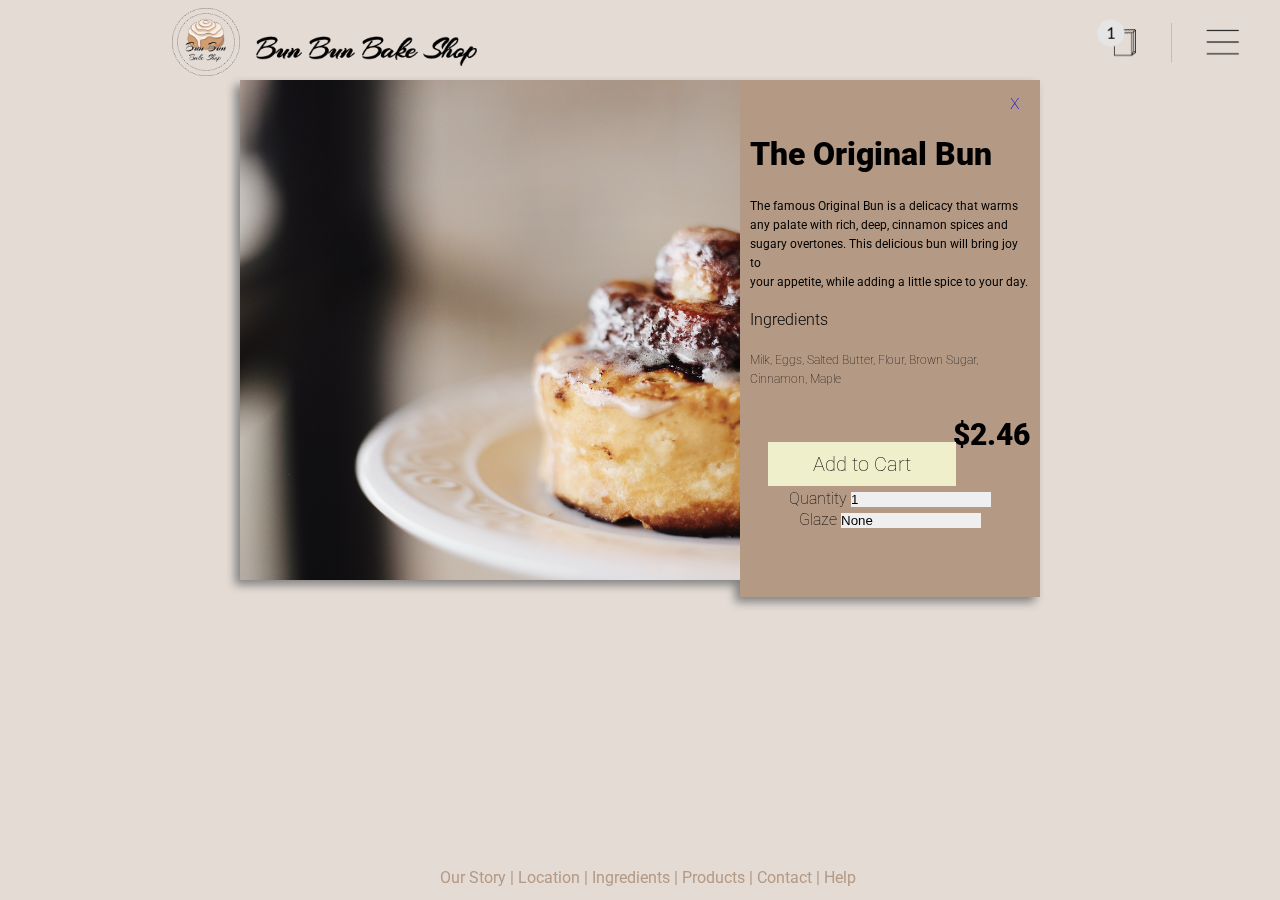
<file: proddetail.html>
<!DOCTYPE html>
<html lang="en" dir="ltr">
  <head>
    <meta charset="utf-8">
    <title>Product Details</title>
    <link rel="stylesheet" type="text/css" href="proddetails.css">
    <link href="https://fonts.googleapis.com/css2?family=Roboto:wght@100;300;400;700;900&display=swap" rel="stylesheet">
  </head>

  <body>

    <header>
      <a id="logo" href="index.html">
        <img src="images/logo.png" alt="bun bun image" width="68px" height="68px">
      </a>

      <a id="logotext" href="index.html">
        <img src="images/bunbuntext.png" alt="bun bun logo text" height="30px">
      </a>
    </header>

    <!--product detail box-->
    <div id="detail">
      <!--image of bun-->
      <div id="ogbunBIGimage"></div>
      <!--all text div and exit-->
      <div id="text">
        <a id="exit" href="productspage.html">x</a><br>
        <h1>The Original Bun</h1>
        <p1>The famous Original Bun is a delicacy that warms<br>
          any palate with rich, deep, cinnamon spices and<br>
          sugary overtones. This delicious bun will bring joy to<br>
          your appetite, while adding a little spice to your day.</p1>
        <h2>Ingredients<h2>
        <p2>Milk, Eggs, Salted Butter, Flour, Brown Sugar,<br>
          Cinnamon, Maple</p2>
        <h3>$2.46</h3>
          <!--drop down and add to cart div-->
          <div class="prodinfo">
          <!--qty dropdown-->
          <label for="quantity">Quantity</label>
            <select name="quantity" class="quantity" required>
              <option value="1">1</option>
              <option value="2">2</option>
              <option value="3">3</option>
              <option value="4">4</option>
              <option value="5">5</option>
              <option value="6">6</option>
              <option value="7">7</option>
              <option value="8">8</option>
              <option value="9">9</option>
              <option value="10">10</option>
              <option value="11">11</option>
              <option value="12">12</option>
            </select> <br>
            <!--glaze dropdown-->
            <label for="glaze">Glaze</label>
              <select name="glaze" class="glaze" required>
                <option value="none">None</option>
                <option value="sugarmilk">Sugar-milk</option>
                <option value="vanillamilk">Vanilla-milk</option>
                <option value="doublechocolate">Double-chocolate</option>
              </select><br>
            <a id="addtocart" href="yourcart.html">Add to Cart</a>
        </div>
      </div>
    </div>

    <footer class="footer">
      <span> Our Story |</span>
      <span> Location |</span>
      <span> Ingredients |</span>
      <a id="productfooter" href="productspage.html"> Products |</a>
      <span> Contact |</span>
      <span> Help </span>
    </footer>
  </body>
</html>
</file>
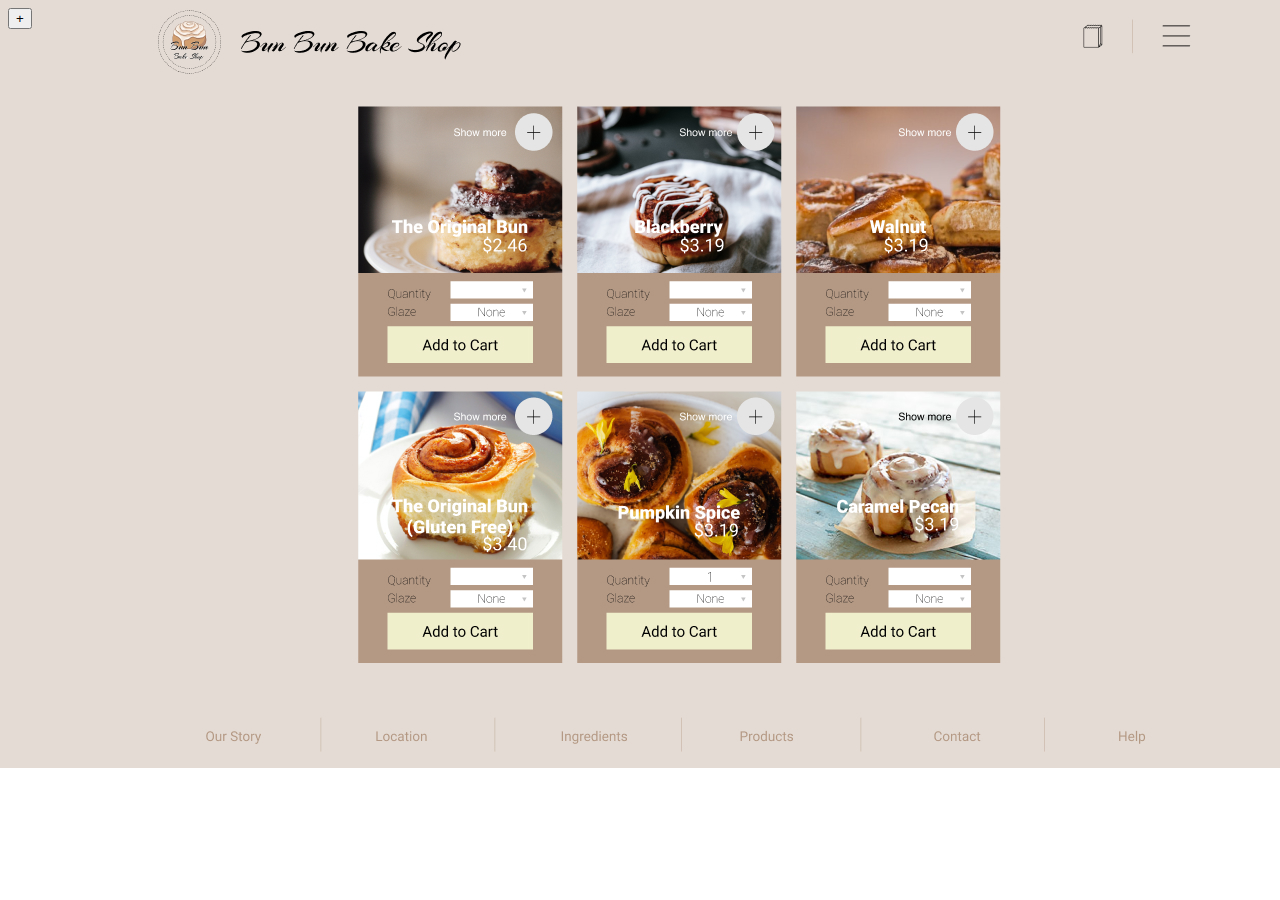
<file: products.html>
<!DOCTYPE html>
<html lang="en" dir="ltr">
  <head>
    <meta charset="utf-8">
    <title>Product Page</title>
    <link rel="stylesheet" type="text/css" href="products.css">
  </head>
  <body>
    <div class="addtocart">
      <a href="prod_detail.html"><button>+</button></a>
    </div>
  </body>
</html>
</file>
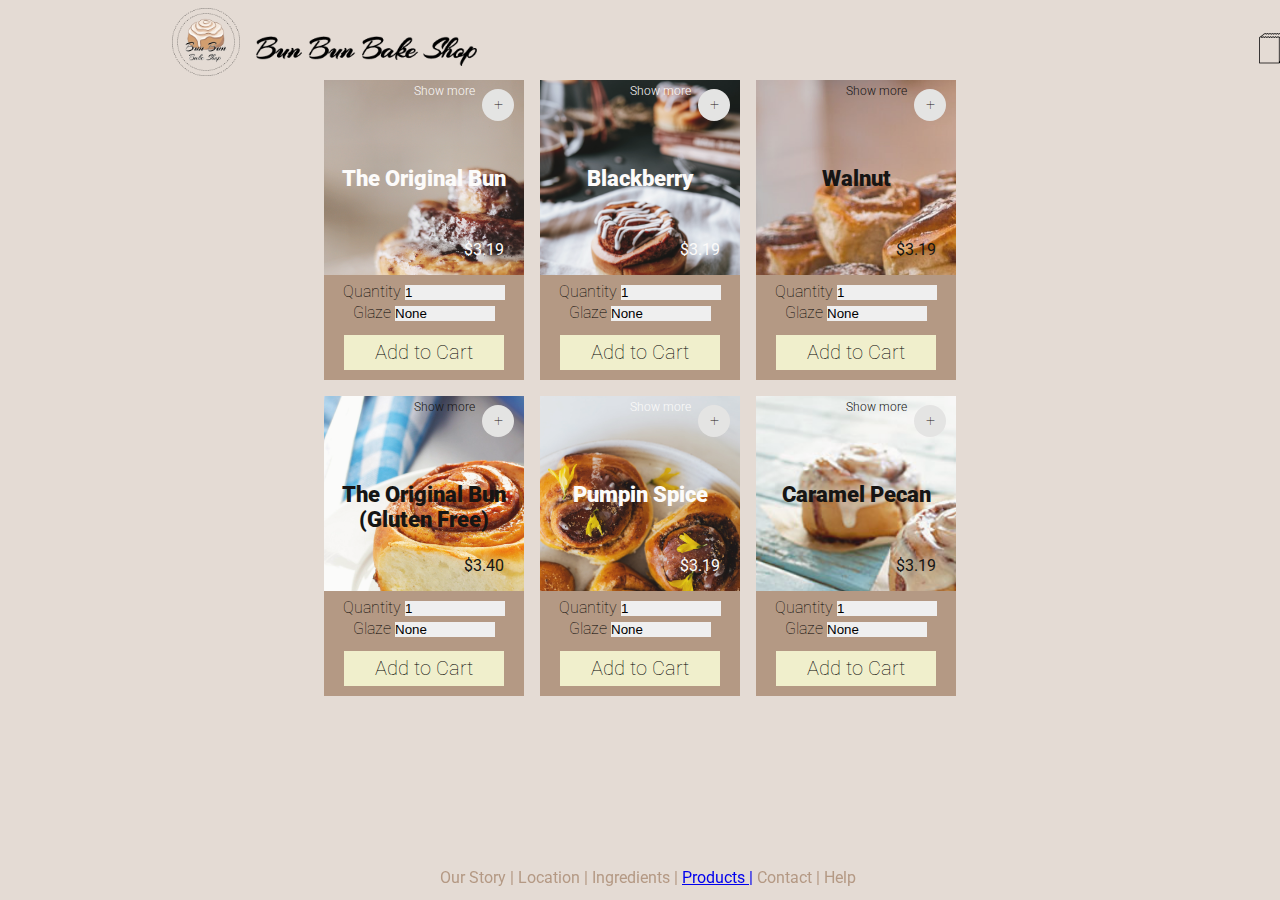
<file: productspage.html>
<!DOCTYPE html>
<html lang="en" dir="ltr">
  <head>
    <meta charset="utf-8">
    <title>Product Page</title>
    <link rel="stylesheet" type="text/css" href="productspage.css">
    <link href="https://fonts.googleapis.com/css2?family=Roboto:wght@100;300;400;700;900&display=swap" rel="stylesheet">
  </head>

  <body>
    <header>
      <a id="logo" href="index.html">
        <img src="images/logo.png" alt="bun bun image" width="68px" height="68px">
      </a>

      <a id="logotext" href="index.html">
        <img src="images/bunbuntext.png" alt="bun bun logo text" height="30px">
      </a>
    </header>

    <main>
      <div id="products">
        <!--entire single product box-->
        <div class="singleproduct">
          <!--image and show more div-->
          <div class="prodimage" id="ogbun">
              <span class="showmore">Show more</span>
              <a class="showmorebutton" href="proddetail.html">+</a>
              <p class="p1">The Original Bun</p>
              <p class="p2">$3.19</p>
          </div>
          <!--drop down divs-->
          <div class="prodinfo">
            <!--qty dropdown-->
            <label for="quantity">Quantity</label>
              <select name="quantity" class="quantity" required>
                <option value="1">1</option>
                <option value="2">2</option>
                <option value="3">3</option>
                <option value="4">4</option>
                <option value="5">5</option>
                <option value="6">6</option>
                <option value="7">7</option>
                <option value="8">8</option>
                <option value="9">9</option>
                <option value="10">10</option>
                <option value="11">11</option>
                <option value="12">12</option>
              </select> <br>
              <!--glaze dropdown-->
              <label for="glaze">Glaze</label>
                <select name="glaze" class="glaze" required>
                  <option value="none">None</option>
                  <option value="sugarmilk">Sugar-milk</option>
                  <option value="vanillamilk">Vanilla-milk</option>
                  <option value="doublechocolate">Double-chocolate</option>
                </select><br>
              <a class="addtocart" href="">Add to Cart</a>
          </div>
        </div>

        <!--entire single product box-->
        <div class="singleproduct">
          <!--image and showmore box-->
          <div class="prodimage" id="blackberry">
            <span class="showmore">Show more</span>
            <a class="showmorebutton" href="prod_detail.html">+</a>
            <p class="p1">Blackberry</p>
            <p class="p2">$3.19</p>
          </div>
          <!--dropdown div-->
          <div class="prodinfo">
            <!--qty dropdown-->
            <label for="quantity">Quantity</label>
              <select name="quantity" class="quantity" required>
                <option value="1">1</option>
                <option value="2">2</option>
                <option value="3">3</option>
                <option value="4">4</option>
                <option value="5">5</option>
                <option value="6">6</option>
                <option value="7">7</option>
                <option value="8">8</option>
                <option value="9">9</option>
                <option value="10">10</option>
                <option value="11">11</option>
                <option value="12">12</option>
              </select><br>
              <!--glaze dropdown-->
              <label for="glaze">Glaze</label>
                <select name="glaze" class="glaze" required>
                  <option value="none">None</option>
                  <option value="sugarmilk">Sugar-milk</option>
                  <option value="vanillamilk">Vanilla-milk</option>
                  <option value="doublechocolate">Double-chocolate</option>
                </select><br>
              <!--add to cart button-->
              <a class="addtocart" href="">Add to Cart</a>
          </div>
        </div>

        <!--entire single product box-->
        <div class="singleproduct">
          <div class="prodimage" id="walnut">
            <span class="showmore">Show more</span>
            <a class="showmorebutton" href="prod_detail.html">+</a>
            <p class="p1">Walnut</p>
            <p class="p2">$3.19</p>
          </div>
          <div class="prodinfo">
            <!--qty dropdown-->
            <label for="quantity">Quantity</label>
              <select name="quantity" class="quantity" required>
                <option value="1">1</option>
                <option value="2">2</option>
                <option value="3">3</option>
                <option value="4">4</option>
                <option value="5">5</option>
                <option value="6">6</option>
                <option value="7">7</option>
                <option value="8">8</option>
                <option value="9">9</option>
                <option value="10">10</option>
                <option value="11">11</option>
                <option value="12">12</option>
              </select><br>
              <!--glaze dropdown-->
              <label for="glaze">Glaze</label>
                <select name="glaze" class="glaze" required>
                  <option value="none">None</option>
                  <option value="sugarmilk">Sugar-milk</option>
                  <option value="vanillamilk">Vanilla-milk</option>
                  <option value="doublechocolate">Double-chocolate</option>
                </select><br>
              <!--add to cart button-->
              <a class="addtocart" href="">Add to Cart</a>
          </div>
        </div>

        <!--entire single product box-->
        <div class="singleproduct">
          <div class="prodimage" id="glutenfree">
            <span class="showmore">Show more</span>
            <a class="showmorebutton" href="prod_detail.html">+</a>
            <p class="p1">The Original Bun<br> (Gluten Free)</p>
            <p class="p2">$3.40</p>
          </div>
          <div class="prodinfo">
            <!--qty dropdown-->
            <label for="quantity">Quantity</label>
              <select name="quantity" class="quantity" required>
                <option value="1">1</option>
                <option value="2">2</option>
                <option value="3">3</option>
                <option value="4">4</option>
                <option value="5">5</option>
                <option value="6">6</option>
                <option value="7">7</option>
                <option value="8">8</option>
                <option value="9">9</option>
                <option value="10">10</option>
                <option value="11">11</option>
                <option value="12">12</option>
              </select><br>
              <!--glaze dropdown-->
              <label for="glaze">Glaze</label>
                <select name="glaze" class="glaze" required>
                  <option value="none">None</option>
                  <option value="sugarmilk">Sugar-milk</option>
                  <option value="vanillamilk">Vanilla-milk</option>
                  <option value="doublechocolate">Double-chocolate</option>
                </select><br>
              <!--add to cart button-->
              <a class="addtocart" href="">Add to Cart</a>
          </div>
        </div>

        <!--entire single product box-->
        <div class="singleproduct">
          <div class="prodimage" id="pumpkinspice">
            <span class="showmore">Show more</span>
            <a class="showmorebutton" href="prod_detail.html">+</a>
            <p class="p1">Pumpin Spice</p>
            <p class="p2">$3.19</p>
          </div>
          <div class="prodinfo">
            <!--qty dropdown-->
            <label for="quantity">Quantity</label>
              <select name="quantity" class="quantity" required>
                <option value="1">1</option>
                <option value="2">2</option>
                <option value="3">3</option>
                <option value="4">4</option>
                <option value="5">5</option>
                <option value="6">6</option>
                <option value="7">7</option>
                <option value="8">8</option>
                <option value="9">9</option>
                <option value="10">10</option>
                <option value="11">11</option>
                <option value="12">12</option>
              </select><br>
              <!--glaze dropdown-->
              <label for="glaze">Glaze</label>
                <select name="glaze" class="glaze" required>
                  <option value="none">None</option>
                  <option value="sugarmilk">Sugar-milk</option>
                  <option value="vanillamilk">Vanilla-milk</option>
                  <option value="doublechocolate">Double-chocolate</option>
                </select><br>
                <!--add to cart button-->
                <a class="addtocart" href="">Add to Cart</a>
          </div>
        </div>

        <!--entire single product box-->
        <div class="singleproduct">
          <div class="prodimage" id="caramelpecan">
            <span class="showmore">Show more</span>
            <a class="showmorebutton" href="prod_detail.html">+</a>
            <p class="p1">Caramel Pecan</p>
            <p class="p2">$3.19</p>
          </div>
          <div class="prodinfo">
            <!--qty dropdown-->
            <label for="quantity">Quantity</label>
              <select name="quantity" class="quantity" required>
                <option value="1">1</option>
                <option value="2">2</option>
                <option value="3">3</option>
                <option value="4">4</option>
                <option value="5">5</option>
                <option value="6">6</option>
                <option value="7">7</option>
                <option value="8">8</option>
                <option value="9">9</option>
                <option value="10">10</option>
                <option value="11">11</option>
                <option value="12">12</option>
              </select><br>
              <!--glaze dropdown-->
              <label for="glaze">Glaze</label>
                <select name="glaze" class="glaze" required>
                  <option value="none">None</option>
                  <option value="sugarmilk">Sugar-milk</option>
                  <option value="vanillamilk">Vanilla-milk</option>
                  <option value="doublechocolate">Double-chocolate</option>
                </select><br>
              <!--add to cart button-->
              <a class="addtocart" href="">Add to Cart</a>
          </div>
        </div>
      </div>
    </main>

    <footer class="footer">
      <span> Our Story |</span>
      <span> Location |</span>
      <span> Ingredients |</span>
      <a id="productfooter" href="productspage.html"> Products |</a>
      <span> Contact |</span>
      <span> Help </span>
    </footer>
  </body>

</html>
</file>
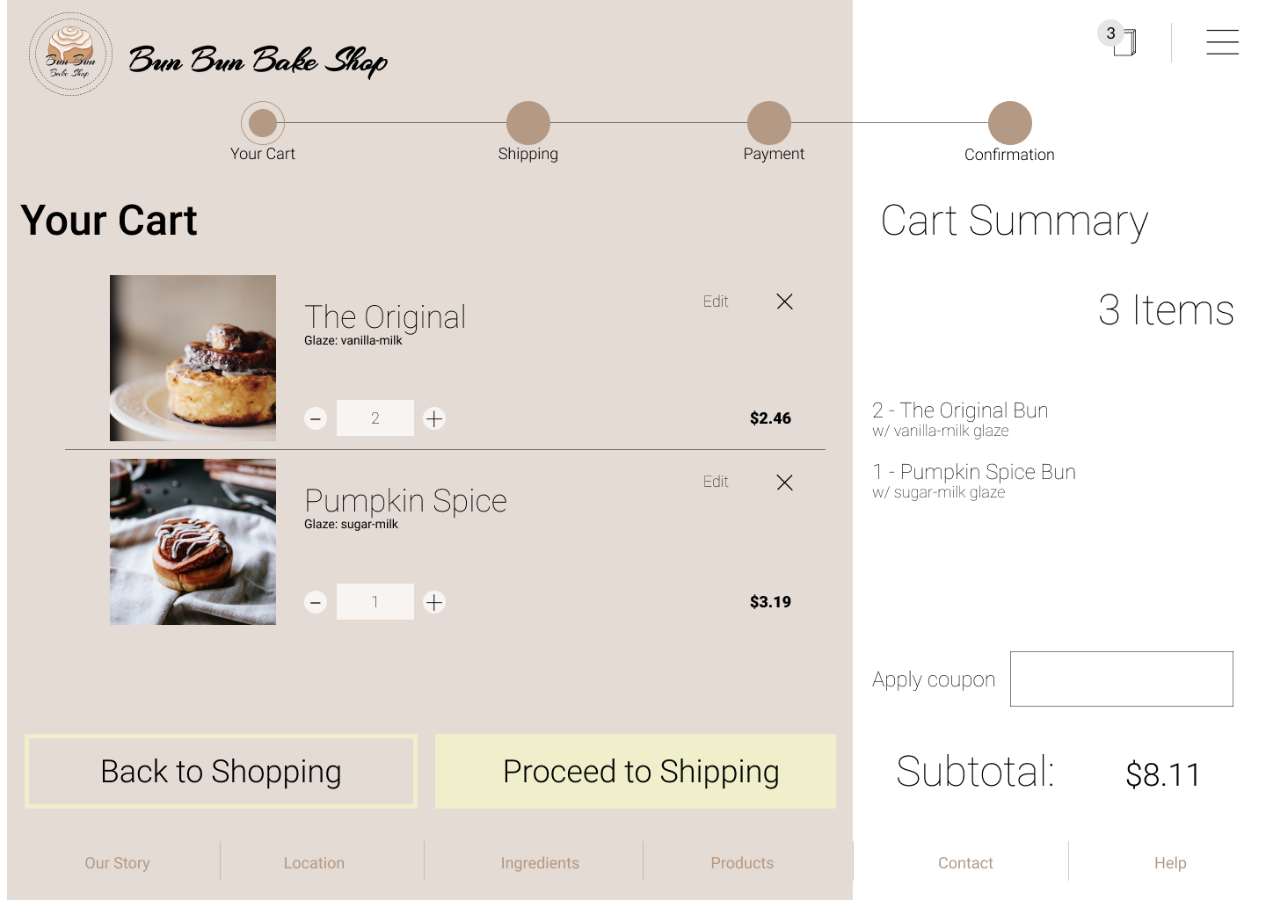
<file: yourcart.html>
<!DOCTYPE html>
<html lang="en" dir="ltr">
  <head>
    <meta charset="utf-8">
    <title>Your Cart</title>
    <link rel="stylesheet" type="text/css" href="yourcart.css">
  </head>
  <body>
  </body>
</html>
</file>
<file: proddetails.css>
@import url('https://fonts.googleapis.com/css2?family=Roboto:wght@100;300;400;700;900&display=swap');

html {
  background-color: #E4DBD4;
  font-family: "Roboto", sans-serif;
  background-image: url('images/productdetails.png');
  background-repeat: no-repeat;
  background-attachment: fixed;
  background-position: center;
  background-size: contain;
}

#logo {
  position: relative;
  top:3%; left:13%;
}

#logotext {
  position: absolute;
  top: 4%; left: 20%;
}

#detail {
  display: grid;
  grid-template-columns: 500px 300px;
  justify-content: center;
  filter: drop-shadow(-5px 5px 5px #828282);
}

#ogbunBIGimage {
  background-image: url("images/TheOriginalBun.jpg");
  width: 500px;
  height: 500px;
  background-size: cover;
}

#exit {
  font-weight: 100;
  font-size: 20px;
  text-decoration: none;
  position: relative;
  left: 93%;
}

#exit:visited, #exit:active {
  color: black;
  text-decoration: none;
}

#text {
  background-color: #B49984;
  padding: 10px;
}

h1 {
  font-weight: 900;
}

p1 {
  font-size: 12px;
}

h2 {
  font-size: 16px;
  font-weight: 300;
  margin-top: 20px;
}

p2 {
  font-size: 12px;
  font-weight: 100;
}

h3 {
  font-size: 30px;
  font-weight: 900;
  text-align: right;
}

.prodinfo {
  background-color: #B49984;
  padding-top: 5px;
  height: 100px;
  font-weight: 100;
  text-align: center;
}

select {
  font-weight: 100;
  appearance: none;
  border: none;
  width: 50%;
  outline-style: none;
  margin-top: 5px;
}

#addtocart {
  background-color: #F0EFCC;
  padding: 10px;
  padding-left: 45px; padding-right: 45px;
  color: #000000;
  font-size: 20px;
  text-align: center;
  text-decoration: none;

  position: absolute;
  top: 70%;
  right: 25%;
}

.footer {
  width: 100%;
  height: 2rem;

  font-size: 16px;
  color: #B49984;
  align-items: center;
  text-align: center;
  position: fixed;
  bottom: 0%;
}

#productfooter {
  color: #B49984;
  text-decoration: none;
}

#productfooter:visited, #productfooter:active {
  text-decoration: none;
}
</file>
<file: products.css>
html {
  background-size: contain;
  background-repeat: no-repeat;
  background-position: center;
  width: 1366px;
  height: 768px;
  background-image: url("images/Productpage.jpg")
}
</file>
<file: productspage.css>
@import url('https://fonts.googleapis.com/css2?family=Roboto:wght@100;300;400;700;900&display=swap');

html {
  background-color: #E4DBD4;
  background-image: url('images/productsfinalimage.png');
  font-family: "Roboto", sans-serif;
}

#logo {
  position: relative;
  top:3%; left:13%;
}

#logotext {
  position: absolute;
  top: 4%; left: 20%;
}

#products {
    display: grid;
    grid-template-columns: repeat(3, 200px);
    grid-template-rows: repeat(2,300px);
    gap: 1em;
    justify-content: center;
}

.prodimage {
    width: 200px;
    height: 300px;
    background-size: cover;
    background-repeat: no-repeat;
    opacity: 90%;
    text-align: center;
}

.p1 {
  font-size: 22px;
  font-weight: 900;
  position: relative;
  top: 15%;
  margin-bottom: 0;
}

.p2 {
  position: absolute;
  right: 10%; bottom: 35%;
}

#ogbun {
    background-image: url("images/TheOriginalBun.jpg");
    background-position-x: -125px;
    color: white;
}

#blackberry {
    background-image: url("images/blackberryBun.jpg");
    color: #FFFFFF;
}

#walnut {
    background-image: url("images/walnutbun.jpg");
}

#glutenfree {
    background-image: url("images/glutenfree.jpg");
}

#pumpkinspice {
    background-image: url("images/pumpkinspice.jpg");
    color: #FFFFFF;
}

#caramelpecan {
    background-image: url("images/carmelpecan.jpg");
}

.singleproduct {
    width: 200px;
    position: relative;
}

.showmorebutton {
  text-decoration: none;
  text-align: center;
  color: #000000;
  font-weight: 100;
  width: 2rem;
  height: 2rem;
  line-height: 2rem;
  background-color: #E5E5E5;
  border-radius: 50%;

  position: absolute;
  right: 5%;
  top: 3%;
}

.showmore {
  font-size: 12px;
  font-weight: 300;
  position: relative;
  left: 10%;
}

.prodinfo {
  background-color: #B49984;
  position: absolute;
  bottom: 0;
  padding-top: 5px;
  height: 100px;
  width: 100%;
  font-weight: 100;
  text-align: center;
}

select {
  font-weight: 100;
  appearance: none;
  border: none;
  width: 50%;
  outline-style: none;
  margin-top: 5px;
}

.addtocart {
  position: absolute;
  align-self: center;
  bottom: 10%;
  right: 10%;
  width: 150px;
  height: 25px;
  padding: 5px;
  background-color: #F0EFCC;

  color: #000000;
  font-size: 20px;
  text-align: center;
  text-decoration: none;
}

.footer {
  width: 100%;
  height: 2rem;

  font-size: 16px;
  color: #B49984;
  align-items: center;
  text-align: center;
  position: fixed;
  bottom: 0%;
}
</file>
<file: yourcart.css>
html {
  background-image: url('images/yourcart.png');
  background-repeat: no-repeat;
  background-attachment: fixed;
  background-position: center;
  background-size: contain;
}
</file>
